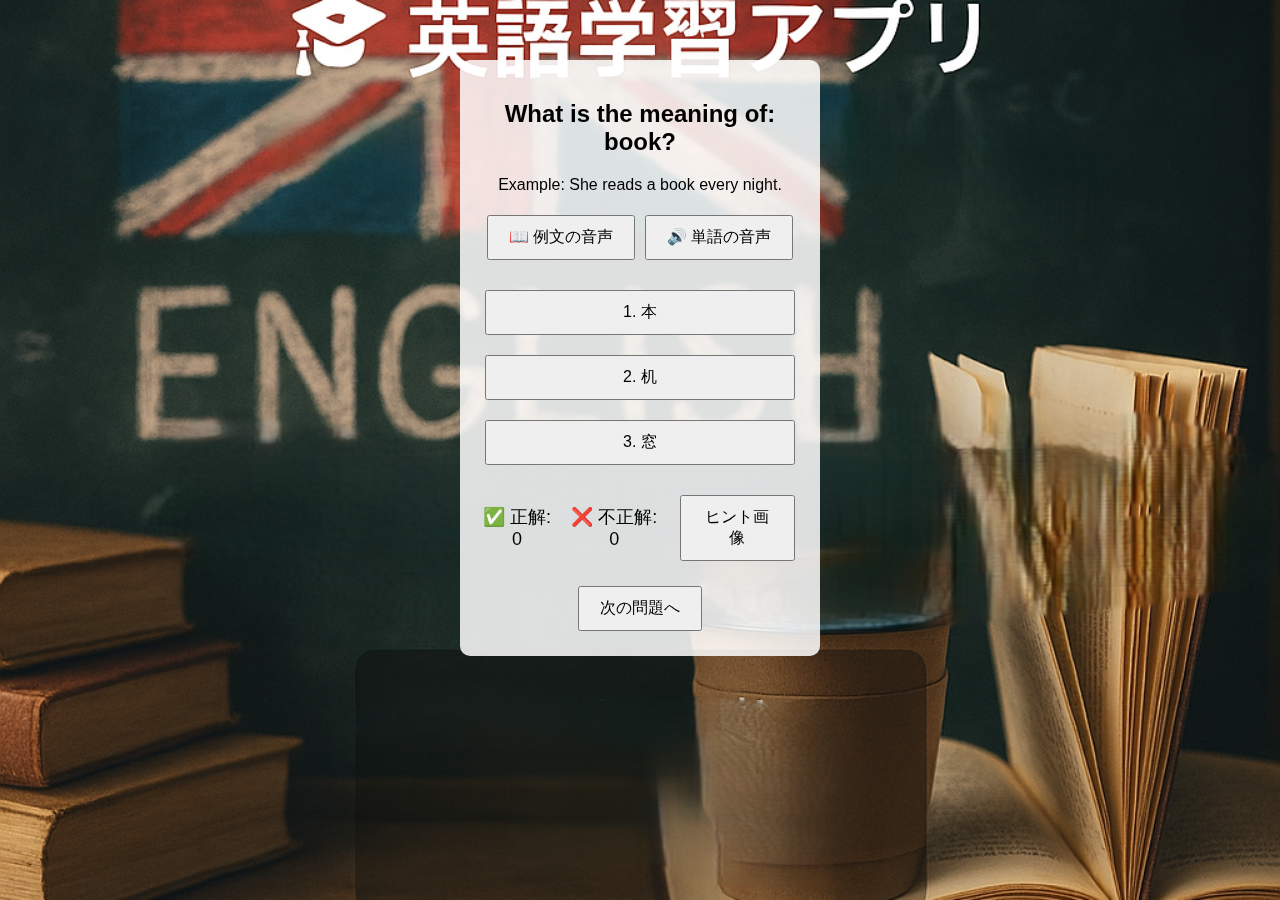
<file: index.html>
<!DOCTYPE html>
<html lang="ja">
<head>
  <meta charset="UTF-8">
  <meta name="viewport" content="width=device-width, initial-scale=1.0, maximum-scale=1.0, user-scalable=no">
  <title>英単語クイズ</title>


  <title>英単語クイズ</title>
  <style>
    body, html {
      margin: 0;
      padding: 0;
      font-family: sans-serif;
      height: 100vh;
      overflow: hidden;
    }

    .background {
      position: fixed;
      top: 0;
      left: 0;
      width: 100%;
      height: 100%;
      background-image: url('images/1.png');
      background-size: cover;
      background-position: center;
      z-index: -1;
    }

    #hintImage {
      position: fixed;
      top: 10px;
      left: 10px;
      width: 100px;
      border-radius: 8px;
      z-index: 10;
      display: none;
    }

    .quiz-container {
      position: relative;
      padding: 20px;
      background-color: rgba(255, 255, 255, 0.85);
      margin: 60px auto;
      width: 320px;
      border-radius: 10px;
      text-align: center;
      z-index: 1;
    }

    .choices {
      display: flex;
      flex-direction: column;
      gap: 10px;
      margin-top: 20px;
    }

    button {
      margin: 5px;
      padding: 10px 20px;
      font-size: 16px;
      cursor: pointer;
    }

    .score-row {
      display: flex;
      justify-content: center;
      align-items: center;
      gap: 15px;
      margin-top: 20px;
      font-size: 18px;
    }

    #celebration {
      margin-top: 20px;
      font-size: 24px;
      color: green;
      animation: pop 0.5s ease-in-out;
    }

    #nextBtn {
      margin-top: 20px;
    }

    .hidden {
      display: none;
    }

    @keyframes pop {
      0% { transform: scale(0.5); opacity: 0; }
      100% { transform: scale(1); opacity: 1; }
    }
  </style>
  <script src="word.script.js"></script>
</head>
<body>

  <div class="background"></div>
  <img id="hintImage" src="" alt="ヒント画像">

  <div class="quiz-container">
    <h2 id="question">What is the meaning of: <span id="word"></span>?</h2>
    <p id="example"></p>
     <div class="audio-buttons">

  <button id="sentenceAudioBtn">📖 例文の音声</button><button id="wordAudioBtn">🔊 単語の音声</button>
</div>
    

    <div class="choices">
      <button class="choice-btn"></button>
      <button class="choice-btn"></button>
      <button class="choice-btn"></button>
    </div>

    <div class="score-row">
      <div>✅ 正解: <span id="correctCount">0</span></div>
      <div>❌ 不正解: <span id="incorrectCount">0</span></div>
      <button id="hintBtn">ヒント画像</button>
    </div>

    <div id="celebration" class="hidden">🎉 正解！</div>

    <button id="nextBtn">次の問題へ</button>
  
    
  </div>

  <script>
    let currentIndex = 0;
    let correctCount = 0;
    let incorrectCount = 0;

    function loadQuiz() {
      const quiz = quizData[currentIndex];
      document.getElementById("word").textContent = quiz.word;
      document.getElementById("example").textContent = "Example: " + quiz.example;
      document.getElementById("hintImage").src = quiz.hintImage;
      document.getElementById("hintImage").style.display = "none";

      const choiceButtons = document.querySelectorAll(".choice-btn");
      choiceButtons.forEach((btn, i) => {
        btn.textContent = `${i + 1}. ${quiz.choices[i]}`;
        btn.dataset.choice = quiz.choices[i];
        btn.disabled = false;
        btn.style.backgroundColor = "";
      });

      document.getElementById("wordAudioBtn").onclick = () => speakText(quiz.word);
      document.getElementById("sentenceAudioBtn").onclick = () => speakText(quiz.example);

      document.getElementById("celebration").classList.add("hidden");
    }

    function speakText(text, lang = "en-US") {
      const utterance = new SpeechSynthesisUtterance(text);
      utterance.lang = lang;
      speechSynthesis.speak(utterance);
    }

    document.querySelectorAll(".choice-btn").forEach(btn => {
      btn.addEventListener("click", () => {
        const selected = btn.dataset.choice;
        const quiz = quizData[currentIndex];
        if (selected === quiz.correct) {
          correctCount++;
          document.getElementById("correctCount").textContent = correctCount;
          showCelebration();
          btn.style.backgroundColor = "#c8f7c5";
        } else {
          incorrectCount++;
          document.getElementById("incorrectCount").textContent = incorrectCount;
          btn.style.backgroundColor = "#f7c5c5";
        }
        document.querySelectorAll(".choice-btn").forEach(b => b.disabled = true);
      });
    });

    function showCelebration() {
      const celebration = document.getElementById("celebration");
      celebration.classList.remove("hidden");
      setTimeout(() => {
        celebration.classList.add("hidden");
      }, 1000);
    }

    document.getElementById("hintBtn").addEventListener("click", () => {
      const img = document.getElementById("hintImage");
      img.style.display = (img.style.display === "none" || img.style.display === "") ? "block" : "none";
    });

    document.getElementById("nextBtn").addEventListener("click", () => {
      currentIndex++;
      if (currentIndex < quizData.length) {
        loadQuiz();
      } else {
        alert("すべての問題が終了しました！");
        currentIndex = 0;
        correctCount = 0;
        incorrectCount = 0;
        document.getElementById("correctCount").textContent = "0";
        document.getElementById("incorrectCount").textContent = "0";
        loadQuiz();
      }
    });

    loadQuiz();
  </script>
</body>
</html>
</file>
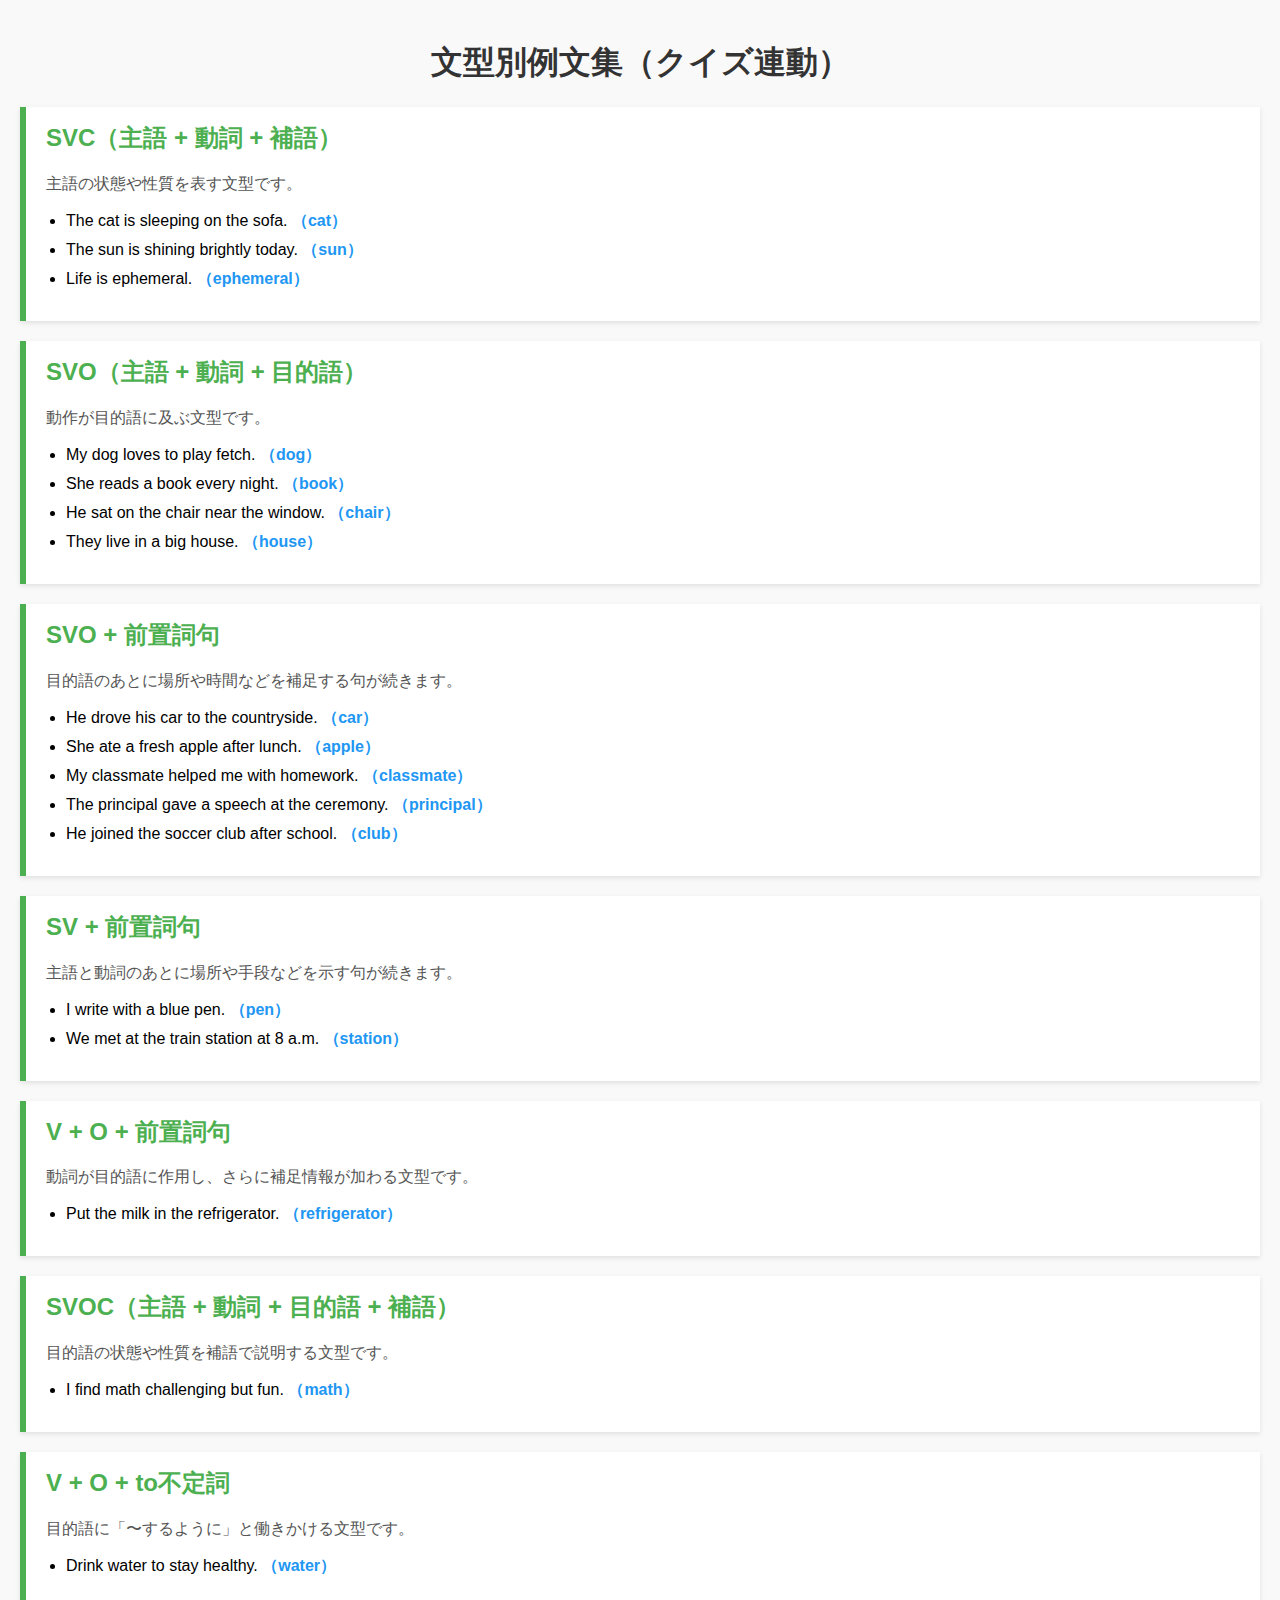
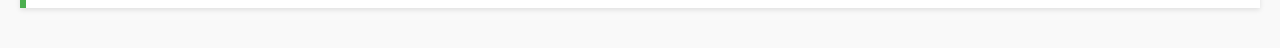
<file: grammar.html>
<!DOCTYPE html>
<html lang="ja">
<head>
  <meta charset="UTF-8">
  <title>文型別例文集（クイズ連動）</title>
  <style>
    body {
      font-family: "Segoe UI", sans-serif;
      background-color: #f9f9f9;
      margin: 0;
      padding: 20px;
    }
    h1 {
      text-align: center;
      color: #333;
    }
    .structure-box {
      background-color: #fff;
      border-left: 6px solid #4CAF50;
      margin: 20px 0;
      padding: 15px 20px;
      box-shadow: 0 2px 5px rgba(0,0,0,0.1);
    }
    .structure-box h2 {
      margin-top: 0;
      color: #4CAF50;
    }
    .structure-box p {
      margin: 5px 0 10px;
      color: #555;
    }
    ul {
      padding-left: 20px;
    }
    li {
      margin-bottom: 8px;
    }
    .word {
      font-weight: bold;
      color: #2196F3;
    }
  </style>
</head>
<body>

  <h1>文型別例文集（クイズ連動）</h1>

  <div class="structure-box" id="svc">
    <h2>SVC（主語 + 動詞 + 補語）</h2>
    <p>主語の状態や性質を表す文型です。</p>
    <ul>
      <li>The cat is sleeping on the sofa. <span class="word">（cat）</span></li>
      <li>The sun is shining brightly today. <span class="word">（sun）</span></li>
      <li>Life is ephemeral. <span class="word">（ephemeral）</span></li>
    </ul>
  </div>

  <div class="structure-box" id="svo">
    <h2>SVO（主語 + 動詞 + 目的語）</h2>
    <p>動作が目的語に及ぶ文型です。</p>
    <ul>
      <li>My dog loves to play fetch. <span class="word">（dog）</span></li>
      <li>She reads a book every night. <span class="word">（book）</span></li>
      <li>He sat on the chair near the window. <span class="word">（chair）</span></li>
      <li>They live in a big house. <span class="word">（house）</span></li>
    </ul>
  </div>

  <div class="structure-box" id="svo-prep">
    <h2>SVO + 前置詞句</h2>
    <p>目的語のあとに場所や時間などを補足する句が続きます。</p>
    <ul>
      <li>He drove his car to the countryside. <span class="word">（car）</span></li>
      <li>She ate a fresh apple after lunch. <span class="word">（apple）</span></li>
      <li>My classmate helped me with homework. <span class="word">（classmate）</span></li>
      <li>The principal gave a speech at the ceremony. <span class="word">（principal）</span></li>
      <li>He joined the soccer club after school. <span class="word">（club）</span></li>
    </ul>
  </div>

  <div class="structure-box" id="sv-prep">
    <h2>SV + 前置詞句</h2>
    <p>主語と動詞のあとに場所や手段などを示す句が続きます。</p>
    <ul>
      <li>I write with a blue pen. <span class="word">（pen）</span></li>
      <li>We met at the train station at 8 a.m. <span class="word">（station）</span></li>
    </ul>
  </div>

  <div class="structure-box" id="voc">
    <h2>V + O + 前置詞句</h2>
    <p>動詞が目的語に作用し、さらに補足情報が加わる文型です。</p>
    <ul>
      <li>Put the milk in the refrigerator. <span class="word">（refrigerator）</span></li>
    </ul>
  </div>

  <div class="structure-box" id="svoc">
    <h2>SVOC（主語 + 動詞 + 目的語 + 補語）</h2>
    <p>目的語の状態や性質を補語で説明する文型です。</p>
    <ul>
      <li>I find math challenging but fun. <span class="word">（math）</span></li>
    </ul>
  </div>

  <div class="structure-box" id="voto">
    <h2>V + O + to不定詞</h2>
    <p>目的語に「〜するように」と働きかける文型です。</p>
    <ul>
      <li>Drink water to stay healthy. <span class="word">（water）</span></li>
    </ul>
  </div>

</body>
</html>
</file>
